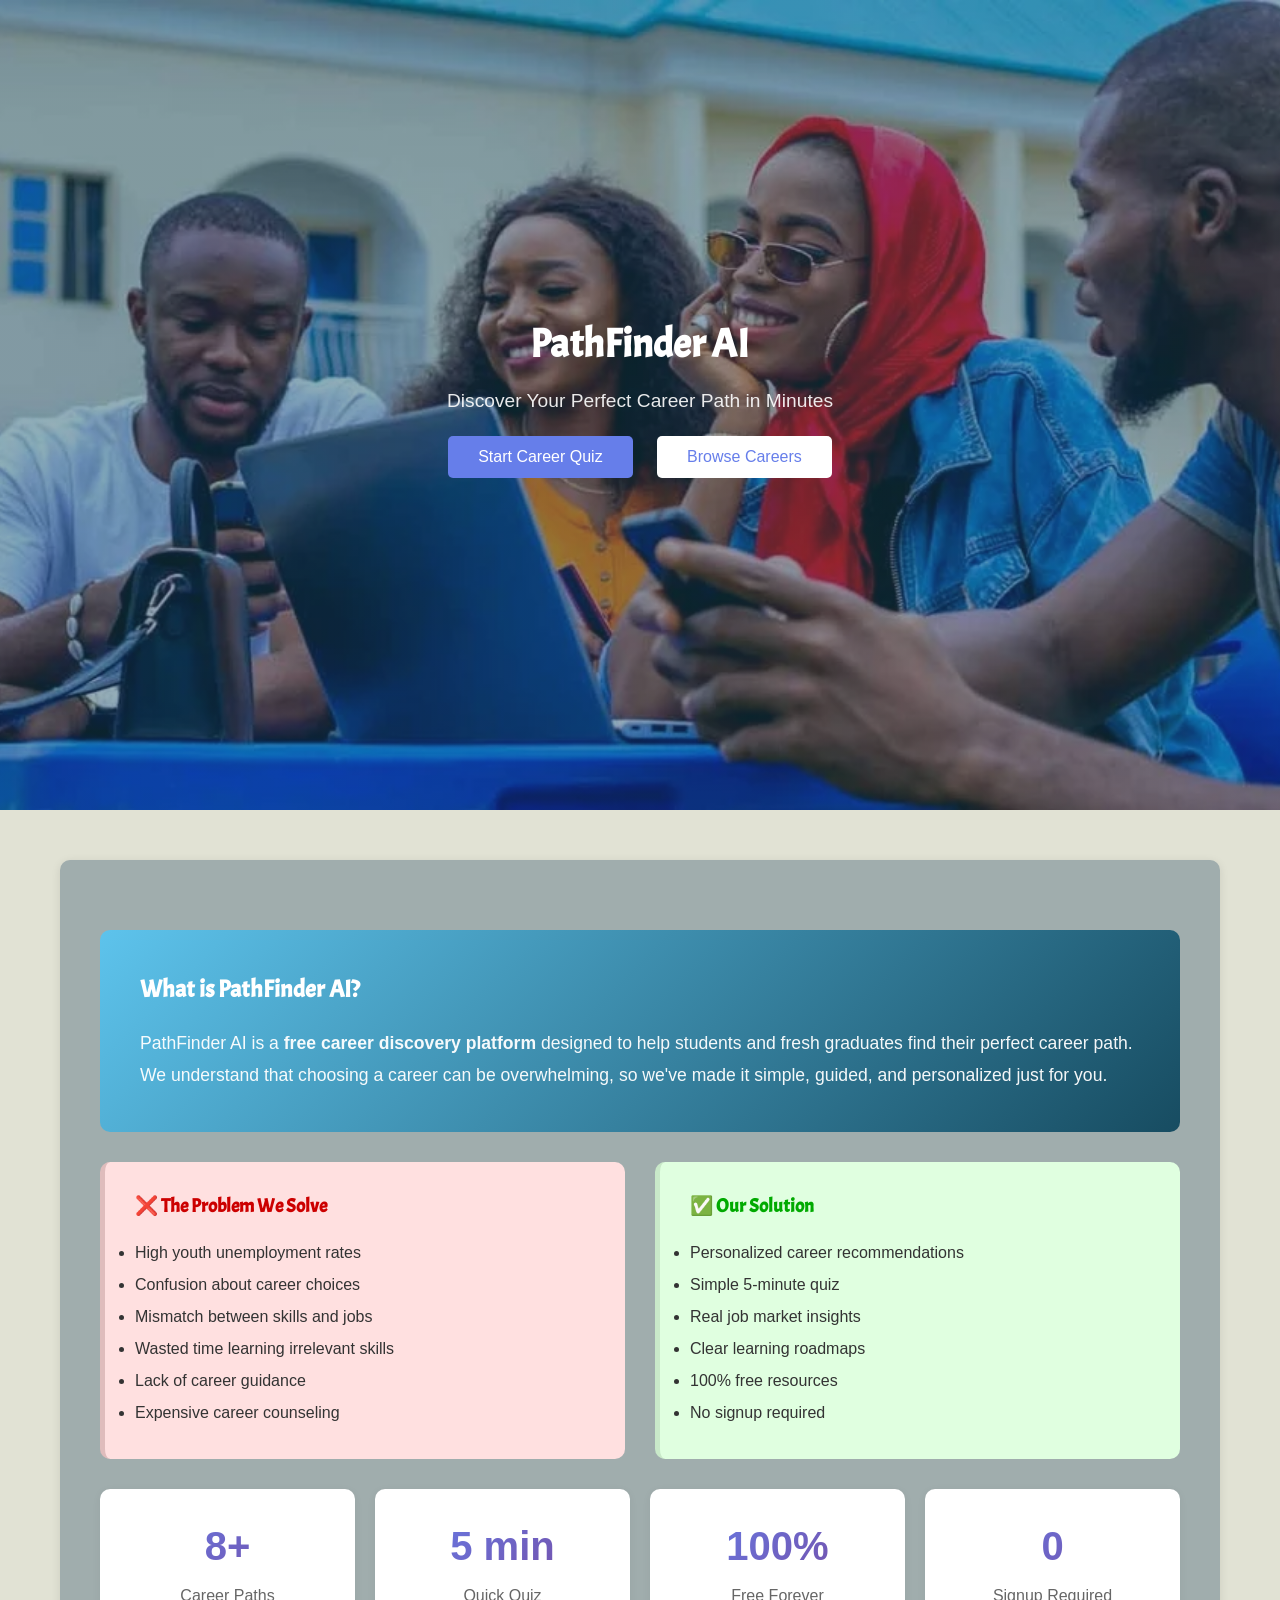
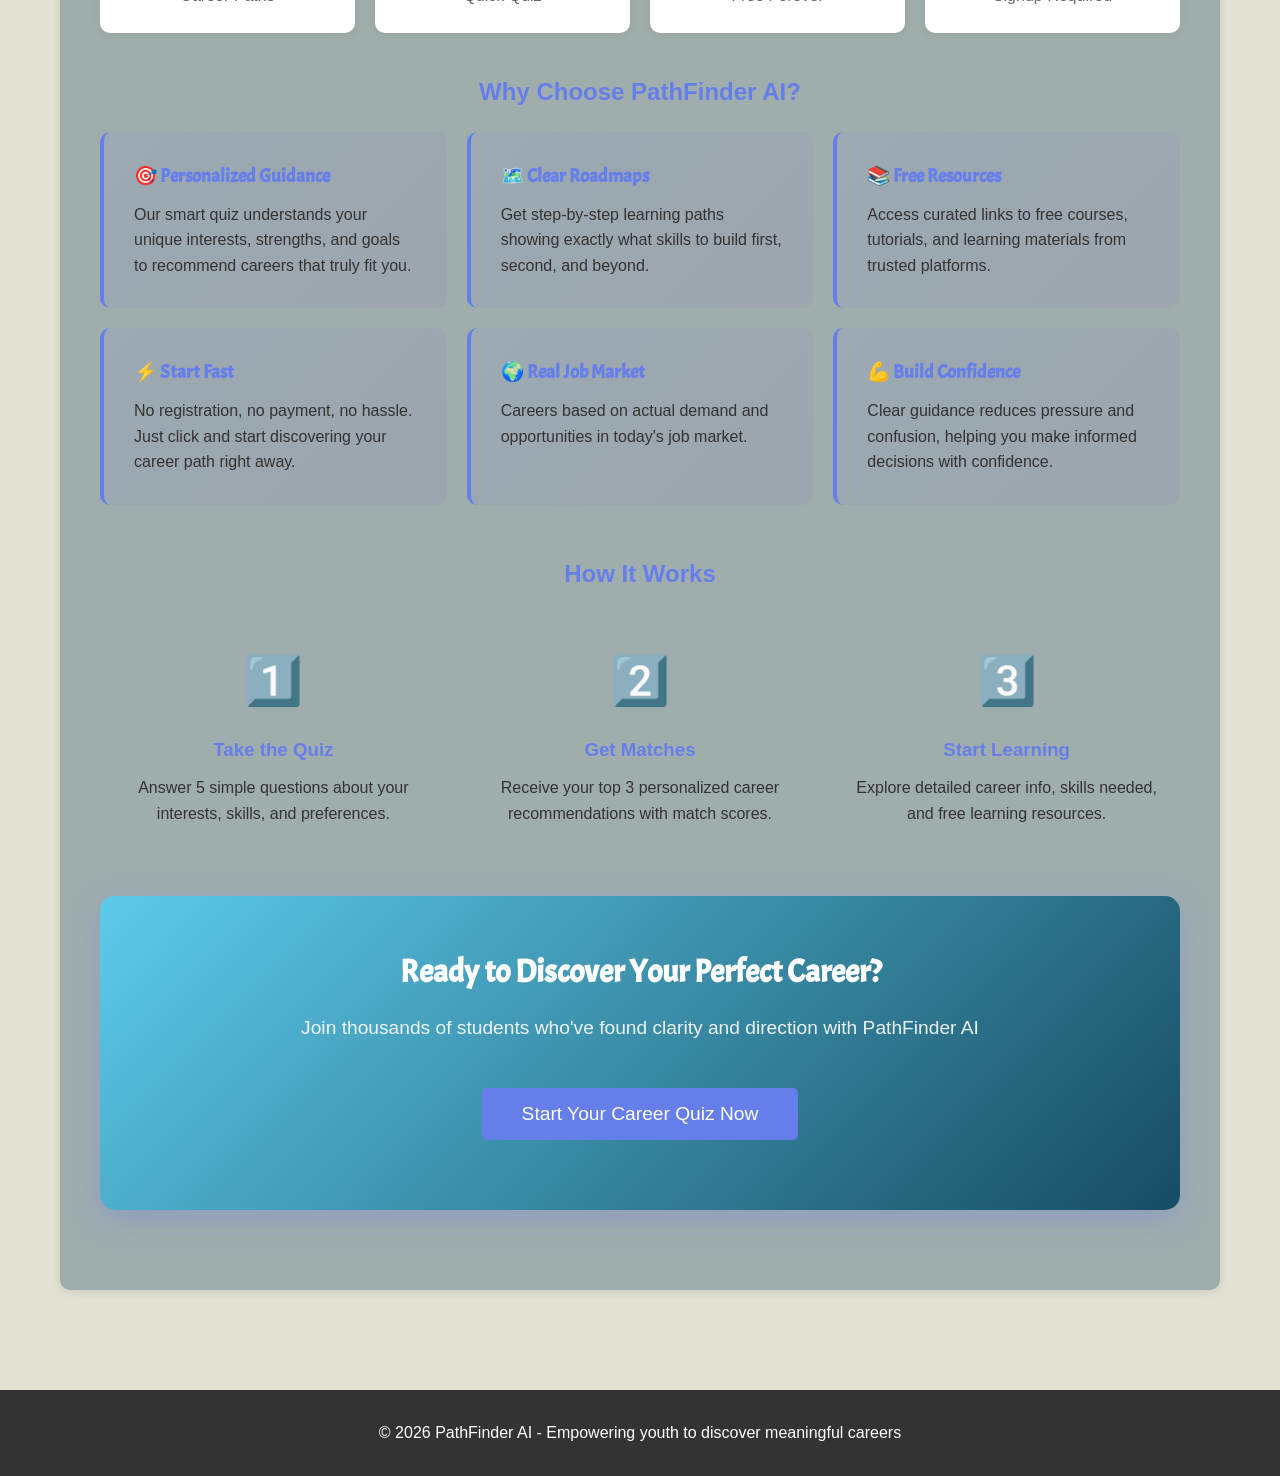
<file: index.html>
<!DOCTYPE html>
<html lang="en">

<head>
    <meta charset="UTF-8">
    <meta name="viewport" content="width=device-width, initial-scale=1.0">

    <!-- Acme Google Font -->
    <link href="https://fonts.googleapis.com/css2?family=Acme&display=swap" rel="stylesheet">

    <!-- Your CSS -->
    <link rel="stylesheet" type="text/css" href="thinking-wide.css">

    <title>PathFinder AI - Career Discovery</title>
</head>


<body>

    <header>
        <div class="hero">
            <div class="hero-text">
                <h1>PathFinder AI</h1>
                <p class="subtitle">Discover Your Perfect Career Path in Minutes</p>
                <button class="btn" onclick="startQuiz()">Start Career Quiz</button>
                <button class="btn btn-secondary" onclick="showCareers()">Browse Careers</button>
            </div>
        </div>
    </header>



    <div class="container">
        <!-- Home Section -->
        <div id="homeSection" class="section">
            <!-- About PathFinder AI -->
            <div class="info-section animate-fade">
                <h2> What is PathFinder AI?</h2>
                <p>
                    PathFinder AI is a <strong>free career discovery platform</strong> designed to help students and
                    fresh
                    graduates
                    find their perfect career path. We understand that choosing a career can be overwhelming, so we've
                    made it
                    simple, guided, and personalized just for you.
                </p>
            </div>

            <!-- Problem & Solution -->
            <div class="problem-solution animate-fade">
                <div class="problem-box">
                    <h3>❌ The Problem We Solve</h3>
                    <ul style="line-height: 2;">
                        <li>High youth unemployment rates</li>
                        <li>Confusion about career choices</li>
                        <li>Mismatch between skills and jobs</li>
                        <li>Wasted time learning irrelevant skills</li>
                        <li>Lack of career guidance</li>
                        <li>Expensive career counseling</li>
                    </ul>
                </div>
                <div class="solution-box">
                    <h3>✅ Our Solution</h3>
                    <ul style="line-height: 2;">
                        <li>Personalized career recommendations</li>
                        <li>Simple 5-minute quiz</li>
                        <li>Real job market insights</li>
                        <li>Clear learning roadmaps</li>
                        <li>100% free resources</li>
                        <li>No signup required</li>
                    </ul>
                </div>
            </div>

            <!-- Statistics -->
            <div class="stats-grid animate-fade">
                <div class="stat-box">
                    <div class="stat-number">8+</div>
                    <div class="stat-label">Career Paths</div>
                </div>
                <div class="stat-box">
                    <div class="stat-number">5 min</div>
                    <div class="stat-label">Quick Quiz</div>
                </div>
                <div class="stat-box">
                    <div class="stat-number">100%</div>
                    <div class="stat-label">Free Forever</div>
                </div>
                <div class="stat-box">
                    <div class="stat-number">0</div>
                    <div class="stat-label">Signup Required</div>
                </div>
            </div>

            <!-- Features -->
            <h2 style="margin: 40px 0 20px 0; text-align: center; color: #667eea;">Why Choose PathFinder AI?</h2>
            <div class="grid animate-fade">
                <div class="feature-box">
                    <h3>🎯 Personalized Guidance</h3>
                    <p>Our smart quiz understands your unique interests, strengths, and goals to recommend careers that
                        truly fit
                        you.</p>
                </div>
                <div class="feature-box">
                    <h3>🗺️ Clear Roadmaps</h3>
                    <p>Get step-by-step learning paths showing exactly what skills to build first, second, and beyond.
                    </p>
                </div>
                <div class="feature-box">
                    <h3>📚 Free Resources</h3>
                    <p>Access curated links to free courses, tutorials, and learning materials from trusted platforms.
                    </p>
                </div>
                <div class="feature-box">
                    <h3>⚡ Start Fast</h3>
                    <p>No registration, no payment, no hassle. Just click and start discovering your career path right
                        away.</p>
                </div>
                <div class="feature-box">
                    <h3>🌍 Real Job Market</h3>
                    <p>Careers based on actual demand and opportunities in today's job market.</p>
                </div>
                <div class="feature-box">
                    <h3>💪 Build Confidence</h3>
                    <p>Clear guidance reduces pressure and confusion, helping you make informed decisions with
                        confidence.</p>
                </div>
            </div>

            <!-- How It Works -->
            <div style="margin: 50px 0;">
                <h2 style="text-align: center; color: #667eea; margin-bottom: 30px;">How It Works</h2>
                <div class="grid">
                    <div style="text-align: center; padding: 20px;">
                        <div style="font-size: 3rem; margin-bottom: 15px;">1️⃣</div>
                        <h3 style="color: #667eea; margin-bottom: 10px;">Take the Quiz</h3>
                        <p>Answer 5 simple questions about your interests, skills, and preferences.</p>
                    </div>
                    <div style="text-align: center; padding: 20px;">
                        <div style="font-size: 3rem; margin-bottom: 15px;">2️⃣</div>
                        <h3 style="color: #667eea; margin-bottom: 10px;">Get Matches</h3>
                        <p>Receive your top 3 personalized career recommendations with match scores.</p>
                    </div>
                    <div style="text-align: center; padding: 20px;">
                        <div style="font-size: 3rem; margin-bottom: 15px;">3️⃣</div>
                        <h3 style="color: #667eea; margin-bottom: 10px;">Start Learning</h3>
                        <p>Explore detailed career info, skills needed, and free learning resources.</p>
                    </div>
                </div>
            </div>

            <!-- CTA -->
            <div class="cta-box animate-fade">
                <h2>Ready to Discover Your Perfect Career?</h2>
                <p>Join thousands of students who've found clarity and direction with PathFinder AI</p>
                <button class="btn" onclick="startQuiz()" style="font-size: 1.2rem; padding: 15px 40px;">
                    Start Your Career Quiz Now
                </button>
            </div>
        </div>

        <!-- Quiz Section -->
        <div id="quizSection" class="section hidden">
            <div class="progress-bar">
                <div class="progress-fill" id="progressBar" style="width: 0%"></div>
            </div>
            <p style="text-align: center; margin-bottom: 20px;">
                Question <span id="currentQ">1</span> of <span id="totalQ">5</span>
            </p>
            <div id="quizContent"></div>
            <div style="text-align: center; margin-top: 30px;">
                <button class="btn" onclick="nextQuestion()">Next Question</button>
            </div>
        </div>

        <!-- Results Section -->
        <div id="resultsSection" class="section hidden">
            <h2>Your Top Career Matches</h2>
            <div id="resultsContent"></div>
            <div style="text-align: center; margin-top: 30px;">
                <button class="btn" onclick="startQuiz()">Retake Quiz</button>
                <button class="btn btn-secondary" onclick="showCareers()">View All Careers</button>
            </div>
        </div>

        <!-- Careers Section -->
        <div id="careersSection" class="section hidden">
            <h2>Explore Career Paths</h2>
            <div id="careersContent" class="grid"></div>
        </div>
    </div>

    <footer>
        <p>&copy; 2026 PathFinder AI - Empowering youth to discover meaningful careers</p>
    </footer>

    <!-- Career Detail Modal -->
    <div id="careerModal" class="modal">
        <div class="modal-content">
            <button class="modal-close" onclick="closeCareerModal()">&times;</button>
            <div id="modalBody"></div>
        </div>
    </div>

    <script src="thinking-wide.js">   </script>
</body>

</html>
</file>
<file: thinking-wide.css>
* {
     margin: 0;
     padding: 0;
     box-sizing: border-box;
 }

 body {
     font-family: 'Segoe UI', Tahoma, Geneva, Verdana, sans-serif;
     line-height: 1.6;
     color: #333;
     background: #e1e2d4;
 }

 .container {
     max-width: 1200px;
     margin: 0 auto;
     padding: 20px;
 }

 header {
     background-image: linear-gradient(rgba(23, 76, 97, 0.45),
             rgba(23, 76, 97, 0.45)),
         url(assets/Careers3.webp);
     background-size: cover;
     /* ensures full coverage */
     background-repeat: no-repeat;
     /* prevents tiling */
     background-position: center;
     /* centers the image */
     color: white;
     position: relative;
     overflow: hidden;
     min-height: 90vh;
     padding: 40px 20px;
     display: flex;
     align-items: center;
     justify-content: center;
     text-align: center;
 }




 .hero {
     display: flex;
     align-items: center;
     justify-content: space-between;
     gap: 40px;
     max-width: 1200px;
     margin: auto;
 }

 .hero-text {
     color: white;
     flex: 1;
 }

 .hero-image img {
     max-width: 100%;
     height: auto;
 }


 h1 {
     font-family: 'Acme', sans-serif;
     font-size: 2.5rem;
     margin-bottom: 10px;
 }

 .subtitle {
     font-size: 1.2rem;
     opacity: 0.9;
 }

 .btn {
     display: inline-block;
     padding: 12px 30px;
     background: #667eea;
     color: white;
     border: none;
     border-radius: 5px;
     font-size: 1rem;
     cursor: pointer;
     margin: 20px 10px;
     transition: all 0.3s;
 }

 .btn:hover {
     background: #764ba2;
     transform: translateY(-2px);
 }

 .btn-secondary {
     background: white;
     color: #667eea;
 }

 .btn-secondary:hover {
     background: #f0f0f0;
 }

 .section {
     background: rgb(160, 173, 173);
     margin: 30px 0;
     padding: 40px;
     border-radius: 10px;
     box-shadow: 0 2px 10px rgba(0, 0, 0, 0.1);
 }

 .hidden {
     display: none;
 }

 .question {
     margin-bottom: 30px;
 }

 .question h3 {
     font-family: 'Acme', sans-serif;
     margin-bottom: 20px;
     color: #667eea;
 }

 .options {
     display: grid;
     gap: 15px;
 }

 .option {
     padding: 15px;
     border: 2px solid #ddd;
     border-radius: 8px;
     cursor: pointer;
     transition: all 0.3s;
 }

 .option:hover {
     border-color: #667eea;
     background: #f8f9ff;
 }

 .option.selected {
     border-color: #667eea;
     background: #667eea;
     color: white;
 }

 .progress-bar {
     width: 100%;
     height: 8px;
     background: #e0e0e0;
     border-radius: 10px;
     margin-bottom: 20px;
 }

 .progress-fill {
     height: 100%;
     background: linear-gradient(90deg, #667eea 0%, #764ba2 100%);
     border-radius: 10px;
     transition: width 0.3s;
 }

 .career-card {
     background: rgb(230, 226, 226);
     border: 2px solid #e0e0e0;
     border-radius: 10px;
     padding: 25px;
     margin-bottom: 20px;
     transition: all 0.3s;
 }

 .career-card:hover {
     border-color: #667eea;
     box-shadow: 0 5px 15px rgba(0, 0, 0, 0.1);
 }

 .career-icon {
     font-size: 3rem;
     margin-bottom: 15px;
 }

 .career-title {
     font-family: 'Acme', sans-serif;
     color: #667eea;
     margin-bottom: 10px;
 }

 .match-score {
     display: inline-block;
     background: linear-gradient(135deg, #667eea 0%, #764ba2 100%);
     color: white;
     padding: 5px 15px;
     border-radius: 20px;
     font-weight: bold;
     margin-bottom: 15px;
 }

 .skills {
     display: flex;
     flex-wrap: wrap;
     gap: 10px;
     margin-top: 15px;
 }

 .skill-tag {
     background: #f0f0f0;
     padding: 5px 12px;
     border-radius: 15px;
     font-size: 0.9rem;
 }

 .grid {
     display: grid;
     grid-template-columns: repeat(auto-fit, minmax(300px, 1fr));
     gap: 20px;
 }

 .feature-box {
     background: linear-gradient(135deg, #667eea15 0%, #764ba215 100%);
     padding: 30px;
     border-radius: 10px;
     border-left: 4px solid #667eea;
     transition: all 0.3s;
 }

 .feature-box:hover {
     transform: translateY(-5px);
     box-shadow: 0 10px 25px rgba(0, 0, 0, 0.1);
 }

 .feature-box h3 {
     font-family: 'Acme', sans-serif;
     color: #667eea;
     margin-bottom: 10px;
 }

 .stats-grid {
     display: grid;
     grid-template-columns: repeat(auto-fit, minmax(200px, 1fr));
     gap: 20px;
     margin: 30px 0;
 }

 .stat-box {
     text-align: center;
     padding: 25px;
     background: white;
     border-radius: 10px;
     box-shadow: 0 2px 10px rgba(0, 0, 0, 0.05);
     transition: all 0.3s;
 }

 .stat-box:hover {
     transform: scale(1.05);
     box-shadow: 0 5px 20px rgba(102, 126, 234, 0.2);
 }

 .stat-number {
     font-size: 2.5rem;
     font-weight: bold;
     background: linear-gradient(135deg, #667eea 0%, #764ba2 100%);
     -webkit-background-clip: text;
     -webkit-text-fill-color: transparent;
     background-clip: text;
 }

 .stat-label {
     color: #666;
     margin-top: 5px;
 }

 .info-section {
     background: linear-gradient(135deg, #5dc3ec 0%, #174c61 100%);
     color: white;
     padding: 40px;
     border-radius: 10px;
     margin: 30px 0;
 }

 .info-section h2 {
     font-family: 'Acme', sans-serif;
     margin-bottom: 20px;
 }

 .info-section p {
     font-size: 1.1rem;
     line-height: 1.8;
     opacity: 0.95;
 }

 .problem-solution {
     display: grid;
     grid-template-columns: 1fr 1fr;
     gap: 30px;
     margin: 30px 0;
 }

 .problem-box,
 .solution-box {
     padding: 30px;
     border-radius: 10px;
 }

 .problem-box {
     background: #ffe0e0;
     border-left: 5px solid #dfbcbc;
 }

 .solution-box {
     background: #e0ffe0;
     border-left: 5px solid #c9e9c9;
 }

 .problem-box h3 {
     font-family: 'Acme', sans-serif;
     color: #cc0000;
     margin-bottom: 15px;
 }

 .solution-box h3 {
     font-family: 'Acme', sans-serif;
     color: #00aa00;
     margin-bottom: 15px;
 }

 .cta-box {
     background: linear-gradient(135deg, #5dcbec 0%, #174c61 100%);
     padding: 50px;
     border-radius: 15px;
     text-align: center;
     color: white;
     margin: 40px 0;
     box-shadow: 0 10px 30px rgba(102, 126, 234, 0.3);
 }

 .cta-box h2 {
     font-family: 'Acme', sans-serif;
     font-size: 2rem;
     margin-bottom: 15px;
 }

 .cta-box p {
     font-size: 1.2rem;
     margin-bottom: 25px;
     opacity: 0.9;
 }

 .resource-section {
     margin-top: 30px;
     padding: 25px;
     background: #f8f9ff;
     border-radius: 10px;
     border-left: 4px solid #667eea;
 }

 .resource-section h4 {
     font-family: 'Acme', sans-serif;
     color: #667eea;
     margin-bottom: 15px;
     font-size: 1.3rem;
 }

 .resource-list {
     display: grid;
     gap: 12px;
 }

 .resource-item {
     display: flex;
     align-items: center;
     justify-content: space-between;
     padding: 12px 15px;
     background: white;
     border-radius: 8px;
     text-decoration: none;
     color: #333;
     transition: all 0.3s;
     border: 1px solid #e0e0e0;
 }

 .resource-item:hover {
     border-color: #667eea;
     background: #667eea;
     color: white;
     transform: translateX(5px);
     box-shadow: 0 3px 10px rgba(102, 126, 234, 0.2);
 }

 .resource-name {
     font-weight: 600;
     display: flex;
     align-items: center;
     gap: 10px;
 }

 .resource-type {
     font-size: 0.85rem;
     padding: 4px 10px;
     background: #e0e0e0;
     border-radius: 12px;
     transition: all 0.3s;
 }

 .resource-item:hover .resource-type {
     background: rgba(255, 255, 255, 0.3);
     color: white;
 }

 .roadmap-section {
     margin-top: 30px;
 }

 .roadmap-section h4 {
     font-family: 'Acme', sans-serif;
     color: #667eea;
     margin-bottom: 20px;
     font-size: 1.3rem;
 }

 .roadmap-step {
     position: relative;
     padding: 20px;
     margin-bottom: 20px;
     background: white;
     border-radius: 10px;
     border-left: 4px solid #667eea;
     transition: all 0.3s;
 }

 .roadmap-step:hover {
     transform: translateX(5px);
     box-shadow: 0 5px 15px rgba(0, 0, 0, 0.1);
 }

 .step-number {
     display: inline-block;
     background: linear-gradient(135deg, #667eea 0%, #764ba2 100%);
     color: white;
     width: 32px;
     height: 32px;
     border-radius: 50%;
     text-align: center;
     line-height: 32px;
     font-weight: bold;
     margin-right: 10px;
 }

 .step-header {
     display: flex;
     align-items: center;
     margin-bottom: 10px;
 }

 .step-title {
     font-size: 1.1rem;
     font-weight: 600;
     color: #333;
     flex: 1;
 }

 .step-duration {
     background: #e8f5e9;
     color: #2e7d32;
     padding: 4px 12px;
     border-radius: 12px;
     font-size: 0.85rem;
     font-weight: 600;
 }

 .step-description {
     color: #666;
     margin-bottom: 15px;
     line-height: 1.6;
 }

 .step-resource {
     display: flex;
     align-items: center;
     gap: 10px;
 }

 .step-resource-link {
     display: inline-flex;
     align-items: center;
     gap: 8px;
     padding: 8px 16px;
     background: linear-gradient(135deg, #667eea 0%, #764ba2 100%);
     color: white;
     text-decoration: none;
     border-radius: 6px;
     font-size: 0.9rem;
     font-weight: 600;
     transition: all 0.3s;
 }

 .step-resource-link:hover {
     transform: translateY(-2px);
     box-shadow: 0 5px 15px rgba(102, 126, 234, 0.3);
 }

 .modal {
     display: none;
     position: fixed;
     top: 0;
     left: 0;
     width: 100%;
     height: 100%;
     background: rgba(0, 0, 0, 0.7);
     z-index: 1000;
     animation: fadeIn 0.3s;
 }

 .modal.show {
     display: flex;
     align-items: center;
     justify-content: center;
 }

 .modal-content {
     background: white;
     padding: 40px;
     border-radius: 15px;
     max-width: 600px;
     max-height: 80vh;
     overflow-y: auto;
     position: relative;
     animation: slideUp 0.4s;
 }

 @keyframes slideUp {
     from {
         transform: translateY(50px);
         opacity: 0;
     }

     to {
         transform: translateY(0);
         opacity: 1;
     }
 }

 .modal-close {
     position: absolute;
     top: 15px;
     right: 15px;
     background: #f0f0f0;
     border: none;
     width: 35px;
     height: 35px;
     border-radius: 50%;
     font-size: 1.5rem;
     cursor: pointer;
     transition: all 0.3s;
 }

 .modal-close:hover {
     background: #667eea;
     color: white;
     transform: rotate(90deg);
 }

 footer {
     text-align: center;
     padding: 30px;
     background: #333;
     color: white;
     margin-top: 50px;
 }

 @keyframes fadeIn {
     from {
         opacity: 0;
         transform: translateY(20px);
     }

     to {
         opacity: 1;
         transform: translateY(0);
     }
 }

 .animate-fade {
     animation: fadeIn 0.6s ease-out;
 }

 /* Stars and Shooting Stars Animation */
 .stars {
     width: 1px;
     height: 1px;
     position: absolute;
     background: white;
     box-shadow: 2vw 5vh 2px white, 10vw 8vh 2px white, 15vw 15vh 1px white,
         22vw 22vh 1px white, 28vw 12vh 2px white, 32vw 32vh 1px white,
         38vw 18vh 2px white, 42vw 35vh 1px white, 48vw 25vh 2px white,
         53vw 42vh 1px white, 58vw 15vh 2px white, 63vw 38vh 1px white,
         68vw 28vh 2px white, 73vw 45vh 1px white, 78vw 32vh 2px white,
         83vw 48vh 1px white, 88vw 20vh 2px white, 93vw 52vh 1px white,
         98vw 35vh 2px white, 5vw 60vh 1px white, 12vw 65vh 2px white,
         18vw 72vh 1px white, 25vw 78vh 2px white, 30vw 85vh 1px white,
         35vw 68vh 2px white, 40vw 82vh 1px white, 45vw 92vh 2px white,
         50vw 75vh 1px white, 55vw 88vh 2px white, 60vw 95vh 1px white,
         65vw 72vh 2px white, 70vw 85vh 1px white, 75vw 78vh 2px white,
         80vw 92vh 1px white, 85vw 82vh 2px white, 90vw 88vh 1px white,
         95vw 75vh 2px white;
     animation: twinkle 8s infinite linear;
 }

 .stars::after {
     content: "";
     position: absolute;
     width: 1px;
     height: 1px;
     background: white;
     box-shadow: 8vw 12vh 2px white, 16vw 18vh 1px white, 24vw 25vh 2px white,
         33vw 15vh 1px white, 41vw 28vh 2px white, 49vw 35vh 1px white,
         57vw 22vh 2px white, 65vw 42vh 1px white, 73vw 28vh 2px white,
         81vw 48vh 1px white, 89vw 32vh 2px white, 97vw 45vh 1px white,
         3vw 68vh 2px white, 11vw 75vh 1px white, 19vw 82vh 2px white,
         27vw 88vh 1px white, 35vw 72vh 2px white, 43vw 85vh 1px white,
         51vw 92vh 2px white, 59vw 78vh 1px white;
     animation: twinkle 6s infinite linear reverse;
 }

 .shooting-star {
     position: absolute;
     width: 100px;
     height: 2px;
     background: linear-gradient(90deg, white, transparent);
     animation: shoot 3s infinite ease-in;
 }

 .shooting-star:nth-child(2) {
     top: 20%;
     left: -100px;
     animation-delay: 0s;
 }

 .shooting-star:nth-child(3) {
     top: 35%;
     left: -100px;
     animation-delay: 1s;
 }

 .shooting-star:nth-child(4) {
     top: 50%;
     left: -100px;
     animation-delay: 2s;
 }

 .shooting-star:nth-child(5) {
     top: 65%;
     left: -100px;
     animation-delay: 0.5s;
 }

 .shooting-star:nth-child(6) {
     top: 80%;
     left: -100px;
     animation-delay: 1.5s;
 }

 .shooting-star:nth-child(7) {
     top: 10%;
     left: -100px;
     animation-delay: 2.5s;
 }

 @keyframes twinkle {

     0%,
     100% {
         opacity: 0.8;
     }

     50% {
         opacity: 0.4;
     }
 }

 @keyframes shoot {
     0% {
         transform: translateX(0) translateY(0) rotate(25deg);
         opacity: 1;
     }

     100% {
         transform: translateX(120vw) translateY(50vh) rotate(25deg);
         opacity: 0;
     }
 }

 @media (max-width: 768px) {
     h1 {
         font-size: 2rem;
     }

     .grid {
         grid-template-columns: 1fr;
     }

     .problem-solution {
         grid-template-columns: 1fr;
     }
 }
</file>
